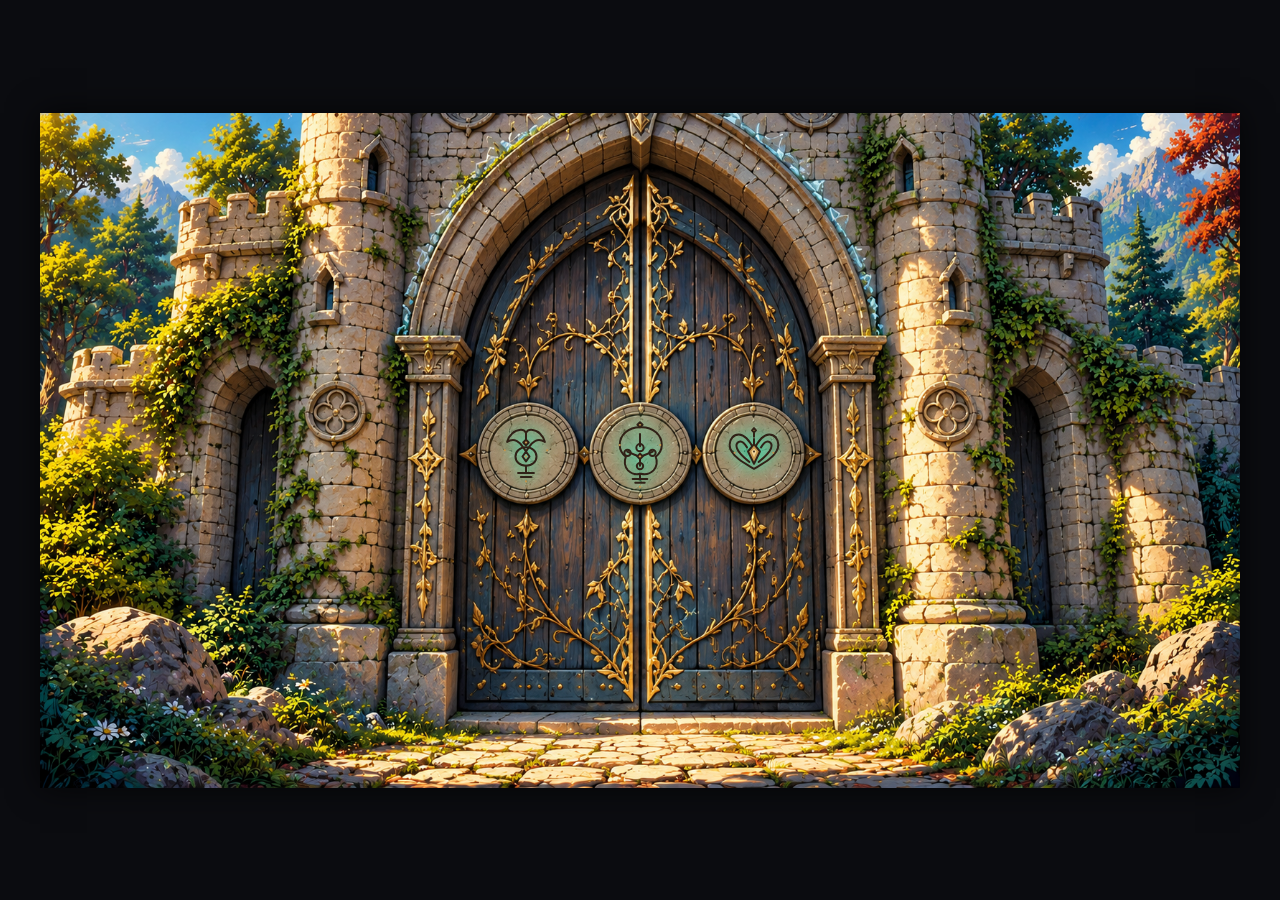
<file: box-model-practice/index.html>
<!DOCTYPE html>
<html lang="en">
<head>
    <meta charset="UTF-8">
    <meta name="viewport" content="width=device-width, initial-scale=1.0">
    <title>Три символа на Вратах</title>
    <link rel="stylesheet" href="styles/style.css">
</head>
<body>
     <div class="scene-container">
        <img src="image/ФОН-День-1.png" alt="Врата Замка" class="scene-bg">

        <img src="image/1-glyph.svg" alt="Глиф 1" class="glyph glyph-1">
        <img src="image/2-glyph.svg" alt="Глиф 2" class="glyph glyph-2">
        <img src="image/Копия 3-glyph.svg" alt="Глиф 3" class="glyph glyph-3">

     </div>
</body>
</html>
</file>
<file: box-model-practice/styles/style.css>
* {
    margin: 0;
    padding: 0;
    box-sizing: border-box;
}

body {
    background-color: #0b0c10; 
    display: flex;
    justify-content: center;
    align-items: center;
    min-height: 100vh;
    overflow: hidden;
    font-family: sans-serif;
}


.scene-container {
    position: relative;
    width: 100%;
    max-width: 1200px; 
    aspect-ratio: 16 / 9; 
    box-shadow: 0 0 30px rgba(0, 0, 0, 0.7);
    z-index: 1; 
}

.scene-bg {
    position: absolute; 
    top: 0;
    left: 0;
    width: 100%;
    height: 100%;
    object-fit: cover;
    display: block;
    z-index: 2; 
}


.glyph {
    position: absolute;
    z-index: 5; 
    filter: drop-shadow(0 0 8px rgba(0, 255, 204, 0.8)) 
            drop-shadow(0 0 20px rgba(0, 255, 204, 0.4));
    transform: translate(-50%, -50%); 
}

.glyph-1 {
    top: 50.5%;   
    left: 40.5%;  
    width: 6.5%;  
}

.glyph-2 {
    top: 50.5%;  
    left: 50%;    
    width: 6.5%;  
}

.glyph-3 {
    top: 50.5%;   
    left: 59.5%;  
    width: 6.5%;  
}
</file>
